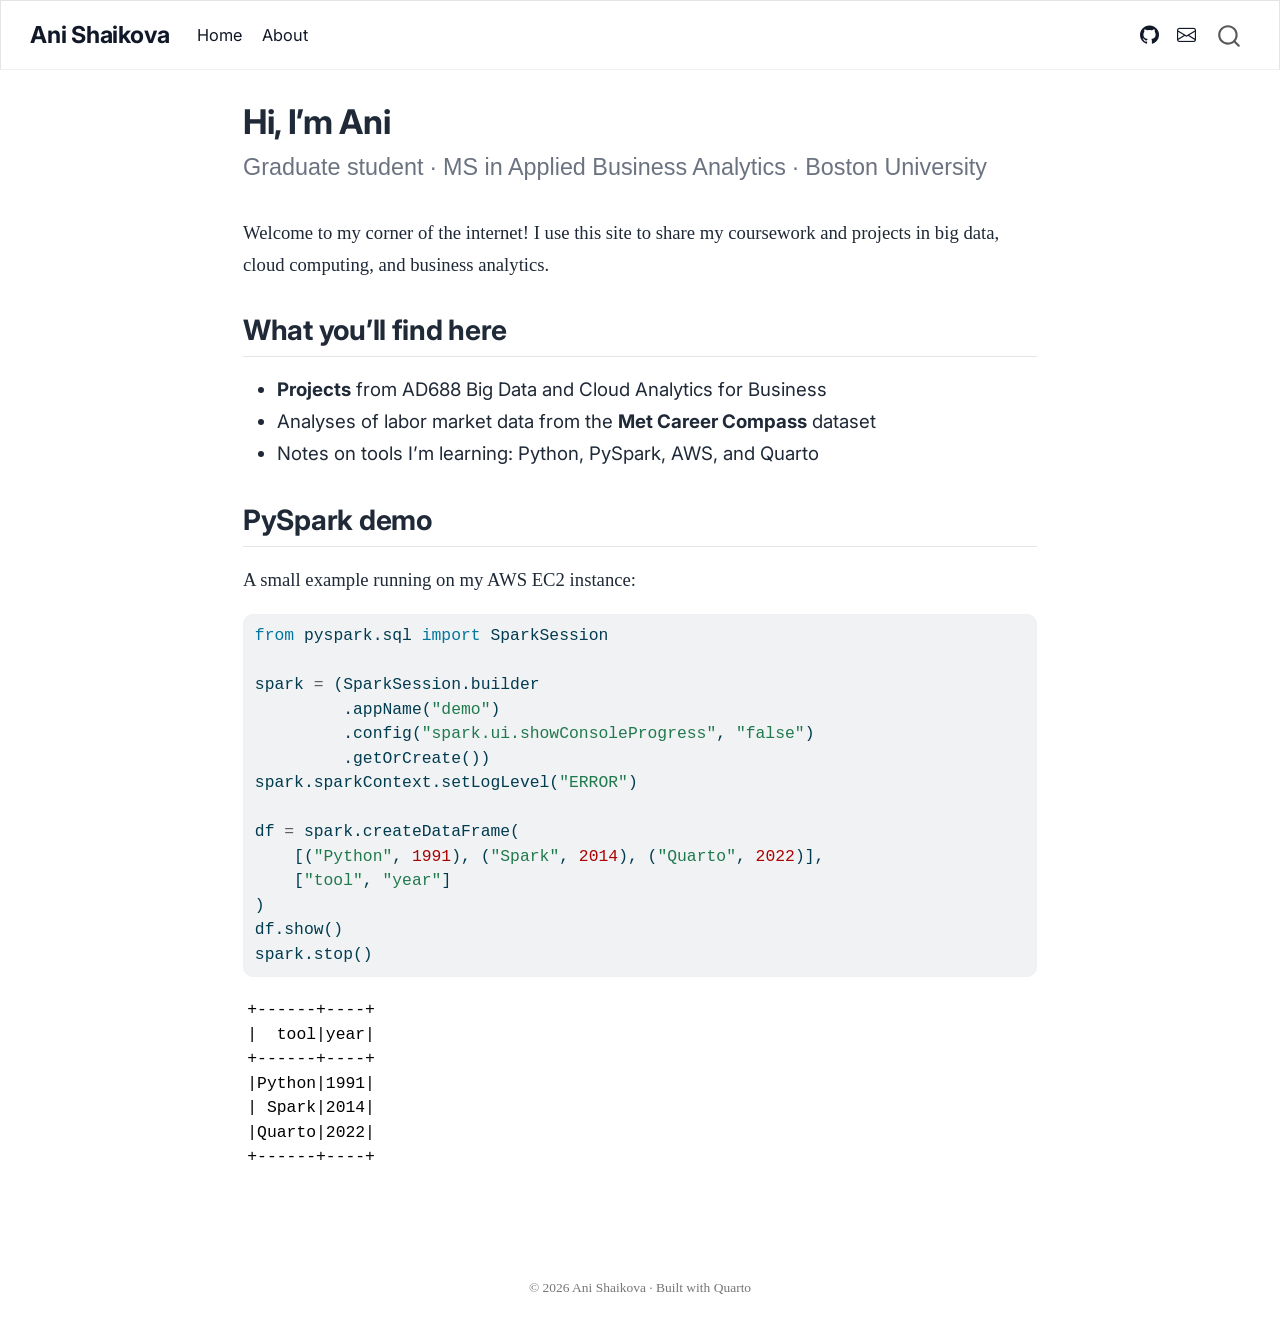
<file: docs/index.html>
<!DOCTYPE html>
<html xmlns="http://www.w3.org/1999/xhtml" lang="en" xml:lang="en"><head>

<meta charset="utf-8">
<meta name="generator" content="quarto-1.10.18">

<meta name="viewport" content="width=device-width, initial-scale=1.0, user-scalable=yes">


<title>Hi, I’m Ani – Ani Shaikova</title>
<style>
/* Default styles provided by pandoc.
** See https://pandoc.org/MANUAL.html#variables-for-html for config info.
*/
span.smallcaps{font-variant: small-caps;}
div.columns{display: flex; gap: 1.5em;}
div.column{flex: auto;}
@media screen {
div.columns{gap: min(4vw, 1.5em);}
div.column{overflow-x: auto;}
}
div.hanging-indent{margin-left: 1.5em; text-indent: -1.5em;}
ul.task-list{list-style: none;}
ul.task-list li input[type="checkbox"] {
  width: 0.8em;
  margin: 0 0.8em 0.2em -1em; /* quarto-specific, see https://github.com/quarto-dev/quarto-cli/issues/4556 */ 
  vertical-align: middle;
}
/* CSS for syntax highlighting */
html { -webkit-text-size-adjust: 100%; }
pre > code.sourceCode { white-space: pre; position: relative; }
pre > code.sourceCode > span { display: inline-block; line-height: 1.25; }
pre > code.sourceCode > span:empty { height: 1.2em; }
.sourceCode { overflow: visible; }
code.sourceCode > span { color: inherit; text-decoration: inherit; }
div.sourceCode { margin: 1em 0; }
pre.sourceCode { margin: 0; }
@media screen {
div.sourceCode { overflow: auto; }
}
@media print {
pre > code.sourceCode { white-space: pre-wrap; }
pre > code.sourceCode > span { text-indent: -5em; padding-left: 5em; }
}
pre.numberSource code
  { counter-reset: source-line 0; }
pre.numberSource code > span
  { position: relative; left: -4em; counter-increment: source-line; }
pre.numberSource code > span > a:first-child::before
  { content: counter(source-line);
    position: relative; left: -1em; text-align: right; vertical-align: baseline;
    border: none; display: inline-block;
    -webkit-touch-callout: none; -webkit-user-select: none;
    -khtml-user-select: none; -moz-user-select: none;
    -ms-user-select: none; user-select: none;
    padding: 0 4px; width: 4em;
  }
pre.numberSource { margin-left: 3em;  padding-left: 4px; }
div.sourceCode
  {   }
@media screen {
pre > code.sourceCode > span > a:first-child::before { text-decoration: underline; }
}
</style>


<script src="site_libs/quarto-nav/quarto-nav.js"></script>
<script src="site_libs/quarto-nav/headroom.min.js"></script>
<script src="site_libs/clipboard/clipboard.min.js"></script>
<script src="site_libs/quarto-search/autocomplete.umd.js"></script>
<script src="site_libs/quarto-search/fuse.min.js"></script>
<script src="site_libs/quarto-search/quarto-search.js"></script>
<meta name="quarto:offset" content="./">
<script src="site_libs/quarto-html/quarto.js" type="module"></script>
<script src="site_libs/quarto-html/tabsets/tabsets.js" type="module"></script>
<script src="site_libs/quarto-html/popper.min.js"></script>
<script src="site_libs/quarto-html/tippy.umd.min.js"></script>
<script src="site_libs/quarto-html/anchor.min.js"></script>
<link href="site_libs/quarto-html/tippy.css" rel="stylesheet">
<link href="site_libs/quarto-html/quarto-syntax-highlighting-64a204ab8560d761af7679ceaba22944.css" rel="stylesheet" id="quarto-text-highlighting-styles">
<script src="site_libs/bootstrap/bootstrap.min.js"></script>
<link href="site_libs/bootstrap/bootstrap-icons.css" rel="stylesheet">
<link href="site_libs/bootstrap/bootstrap-5d379dee67351890b533e2b4da05986f.min.css" rel="stylesheet" append-hash="true" id="quarto-bootstrap" data-mode="light">
<script id="quarto-search-options" type="application/json">{
  "location": "navbar",
  "copy-button": false,
  "collapse-after": 3,
  "panel-placement": "end",
  "type": "overlay",
  "limit": 50,
  "keyboard-shortcut": [
    "f",
    "/",
    "s"
  ],
  "show-item-context": false,
  "language": {
    "search-no-results-text": "No results",
    "search-matching-documents-text": "matching documents",
    "search-copy-link-title": "Copy link to search",
    "search-hide-matches-text": "Hide additional matches",
    "search-more-match-text": "more match in this document",
    "search-more-matches-text": "more matches in this document",
    "search-clear-button-title": "Clear",
    "search-text-placeholder": "",
    "search-detached-cancel-button-title": "Cancel",
    "search-submit-button-title": "Submit",
    "search-label": "Search"
  }
}</script>


<link rel="stylesheet" href="styles.css">
</head>

<body class="nav-fixed fullcontent quarto-light">

<div id="quarto-search-results"></div>
  <header id="quarto-header" class="headroom fixed-top">
    <nav class="navbar navbar-expand-lg " data-bs-theme="dark">
      <div class="navbar-container container-fluid">
      <div class="navbar-brand-container mx-auto">
    <a class="navbar-brand" href="./index.html">
    <span class="navbar-title">Ani Shaikova</span>
    </a>
  </div>
            <div id="quarto-search" class="" title="Search"></div>
          <button class="navbar-toggler" type="button" data-bs-toggle="collapse" data-bs-target="#navbarCollapse" aria-controls="navbarCollapse" role="menu" aria-expanded="false" aria-label="Toggle navigation" onclick="if (window.quartoToggleHeadroom) { window.quartoToggleHeadroom(); }">
  <span class="navbar-toggler-icon"></span>
</button>
          <div class="collapse navbar-collapse" id="navbarCollapse">
            <ul class="navbar-nav navbar-nav-scroll me-auto">
  <li class="nav-item">
    <a class="nav-link active" href="./index.html" aria-current="page"> 
<span class="menu-text">Home</span></a>
  </li>  
  <li class="nav-item">
    <a class="nav-link" href="./about.html"> 
<span class="menu-text">About</span></a>
  </li>  
</ul>
            <ul class="navbar-nav navbar-nav-scroll ms-auto">
  <li class="nav-item compact">
    <a class="nav-link" href="https://github.com/AniShaikova"> <i class="bi bi-github" role="img">
</i> 
<span class="menu-text"></span></a>
  </li>  
  <li class="nav-item compact">
    <a class="nav-link" href="mailto:aniuser@bu.edu"> <i class="bi bi-envelope" role="img">
</i> 
<span class="menu-text"></span></a>
  </li>  
</ul>
          </div> <!-- /navcollapse -->
            <div class="quarto-navbar-tools">
</div>
      </div> <!-- /container-fluid -->
    </nav>
</header>
<!-- content -->
<div id="quarto-content" class="quarto-container page-columns page-rows-contents page-layout-article page-navbar">
<!-- sidebar -->
<!-- margin-sidebar -->
    
<!-- main -->
<main class="content" id="quarto-document-content">

<header id="title-block-header" class="quarto-title-block default">
<div class="quarto-title">
<h1 class="title">Hi, I’m Ani</h1>
<p class="subtitle lead">Graduate student · MS in Applied Business Analytics · Boston University</p>
</div>



<div class="quarto-title-meta">

    
  
    
  </div>
  


</header>


<p>Welcome to my corner of the internet! I use this site to share my coursework and projects in big data, cloud computing, and business analytics.</p>
<section id="what-youll-find-here" class="level2">
<h2 class="anchored" data-anchor-id="what-youll-find-here">What you’ll find here</h2>
<ul>
<li><strong>Projects</strong> from AD688 Big Data and Cloud Analytics for Business</li>
<li>Analyses of labor market data from the <strong>Met Career Compass</strong> dataset</li>
<li>Notes on tools I’m learning: Python, PySpark, AWS, and Quarto</li>
</ul>
</section>
<section id="pyspark-demo" class="level2">
<h2 class="anchored" data-anchor-id="pyspark-demo">PySpark demo</h2>
<p>A small example running on my AWS EC2 instance:</p>
<div id="56d0f798" class="cell" data-execution_count="1">
<div class="code-copy-outer-scaffold"><div class="sourceCode cell-code" id="cb1"><pre class="sourceCode python code-with-copy"><code class="sourceCode python"><span id="cb1-1"><a href="#cb1-1" aria-hidden="true" tabindex="-1"></a><span class="im">from</span> pyspark.sql <span class="im">import</span> SparkSession</span>
<span id="cb1-2"><a href="#cb1-2" aria-hidden="true" tabindex="-1"></a></span>
<span id="cb1-3"><a href="#cb1-3" aria-hidden="true" tabindex="-1"></a>spark <span class="op">=</span> (SparkSession.builder</span>
<span id="cb1-4"><a href="#cb1-4" aria-hidden="true" tabindex="-1"></a>         .appName(<span class="st">"demo"</span>)</span>
<span id="cb1-5"><a href="#cb1-5" aria-hidden="true" tabindex="-1"></a>         .config(<span class="st">"spark.ui.showConsoleProgress"</span>, <span class="st">"false"</span>)</span>
<span id="cb1-6"><a href="#cb1-6" aria-hidden="true" tabindex="-1"></a>         .getOrCreate())</span>
<span id="cb1-7"><a href="#cb1-7" aria-hidden="true" tabindex="-1"></a>spark.sparkContext.setLogLevel(<span class="st">"ERROR"</span>)</span>
<span id="cb1-8"><a href="#cb1-8" aria-hidden="true" tabindex="-1"></a></span>
<span id="cb1-9"><a href="#cb1-9" aria-hidden="true" tabindex="-1"></a>df <span class="op">=</span> spark.createDataFrame(</span>
<span id="cb1-10"><a href="#cb1-10" aria-hidden="true" tabindex="-1"></a>    [(<span class="st">"Python"</span>, <span class="dv">1991</span>), (<span class="st">"Spark"</span>, <span class="dv">2014</span>), (<span class="st">"Quarto"</span>, <span class="dv">2022</span>)],</span>
<span id="cb1-11"><a href="#cb1-11" aria-hidden="true" tabindex="-1"></a>    [<span class="st">"tool"</span>, <span class="st">"year"</span>]</span>
<span id="cb1-12"><a href="#cb1-12" aria-hidden="true" tabindex="-1"></a>)</span>
<span id="cb1-13"><a href="#cb1-13" aria-hidden="true" tabindex="-1"></a>df.show()</span>
<span id="cb1-14"><a href="#cb1-14" aria-hidden="true" tabindex="-1"></a>spark.stop()</span></code></pre></div><button title="Copy to Clipboard" class="code-copy-button"><i class="bi"></i></button></div>
<div class="cell-output cell-output-stdout">
<pre><code>+------+----+
|  tool|year|
+------+----+
|Python|1991|
| Spark|2014|
|Quarto|2022|
+------+----+
</code></pre>
</div>
</div>


</section>

</main> <!-- /main -->
<script id="quarto-html-after-body" type="application/javascript">
  window.document.addEventListener("DOMContentLoaded", function (event) {
    const icon = "";
    const anchorJS = new window.AnchorJS();
    anchorJS.options = {
      placement: 'right',
      icon: icon
    };
    anchorJS.add('.anchored');
    const isCodeAnnotation = (el) => {
      for (const clz of el.classList) {
        if (clz.startsWith('code-annotation-')) {                     
          return true;
        }
      }
      return false;
    }
    const onCopySuccess = function(e) {
      // button target
      const button = e.trigger;
      // don't keep focus
      button.blur();
      // flash "checked"
      button.classList.add('code-copy-button-checked');
      var currentTitle = button.getAttribute("title");
      button.setAttribute("title", "Copied!");
      let tooltip;
      if (window.bootstrap) {
        button.setAttribute("data-bs-toggle", "tooltip");
        button.setAttribute("data-bs-placement", "left");
        button.setAttribute("data-bs-title", "Copied!");
        tooltip = new bootstrap.Tooltip(button, 
          { trigger: "manual", 
            customClass: "code-copy-button-tooltip",
            offset: [0, -8]});
        tooltip.show();    
      }
      setTimeout(function() {
        if (tooltip) {
          tooltip.hide();
          button.removeAttribute("data-bs-title");
          button.removeAttribute("data-bs-toggle");
          button.removeAttribute("data-bs-placement");
        }
        button.setAttribute("title", currentTitle);
        button.classList.remove('code-copy-button-checked');
      }, 1000);
      // clear code selection
      e.clearSelection();
    }
    const getTextToCopy = function(trigger) {
      const outerScaffold = trigger.parentElement.cloneNode(true);
      const codeEl = outerScaffold.querySelector('code');
      for (const childEl of codeEl.children) {
        if (isCodeAnnotation(childEl)) {
          childEl.remove();
        }
      }
      return codeEl.innerText;
    }
    const clipboard = new window.ClipboardJS('.code-copy-button:not([data-in-quarto-modal])', {
      text: getTextToCopy
    });
    clipboard.on('success', onCopySuccess);
    if (window.document.getElementById('quarto-embedded-source-code-modal')) {
      const clipboardModal = new window.ClipboardJS('.code-copy-button[data-in-quarto-modal]', {
        text: getTextToCopy,
        container: window.document.getElementById('quarto-embedded-source-code-modal')
      });
      clipboardModal.on('success', onCopySuccess);
    }
      var localhostRegex = new RegExp(/^(?:http|https):\/\/localhost\:?[0-9]*\//);
      var mailtoRegex = new RegExp(/^mailto:/);
        var filterRegex = new RegExp('/' + window.location.host + '/');
      var isInternal = (href) => {
          return filterRegex.test(href) || localhostRegex.test(href) || mailtoRegex.test(href);
      }
      // Inspect non-navigation links and adorn them if external
     var links = window.document.querySelectorAll('a[href]:not(.nav-link):not(.navbar-brand):not(.toc-action):not(.sidebar-link):not(.sidebar-item-toggle):not(.pagination-link):not(.no-external):not([aria-hidden]):not(.dropdown-item):not(.quarto-navigation-tool):not(.about-link)');
      for (var i=0; i<links.length; i++) {
        const link = links[i];
        if (!isInternal(link.href)) {
          // undo the damage that might have been done by quarto-nav.js in the case of
          // links that we want to consider external
          if (link.dataset.originalHref !== undefined) {
            link.href = link.dataset.originalHref;
          }
        }
      }
    function tippyHover(el, contentFn, onTriggerFn, onUntriggerFn) {
      const config = {
        allowHTML: true,
        maxWidth: 500,
        delay: 100,
        arrow: false,
        appendTo: function(el) {
            return el.parentElement;
        },
        interactive: true,
        interactiveBorder: 10,
        theme: 'quarto',
        placement: 'bottom-start',
      };
      if (contentFn) {
        config.content = contentFn;
      }
      if (onTriggerFn) {
        config.onTrigger = onTriggerFn;
      }
      if (onUntriggerFn) {
        config.onUntrigger = onUntriggerFn;
      }
      window.tippy(el, config); 
    }
    const noterefs = window.document.querySelectorAll('a[role="doc-noteref"]');
    for (var i=0; i<noterefs.length; i++) {
      const ref = noterefs[i];
      tippyHover(ref, function() {
        // use id or data attribute instead here
        let href = ref.getAttribute('data-footnote-href') || ref.getAttribute('href');
        try { href = new URL(href).hash; } catch {}
        const id = href.replace(/^#\/?/, "");
        const note = window.document.getElementById(id);
        if (note) {
          return note.innerHTML;
        } else {
          return "";
        }
      });
    }
    const xrefs = window.document.querySelectorAll('a.quarto-xref');
    const processXRef = (id, note) => {
      // Strip column container classes
      const stripColumnClz = (el) => {
        el.classList.remove("page-full", "page-columns");
        if (el.children) {
          for (const child of el.children) {
            stripColumnClz(child);
          }
        }
      }
      stripColumnClz(note)
      if (id === null || id.startsWith('sec-')) {
        // Special case sections, only their first couple elements
        const container = document.createElement("div");
        if (note.children && note.children.length > 2) {
          container.appendChild(note.children[0].cloneNode(true));
          for (let i = 1; i < note.children.length; i++) {
            const child = note.children[i];
            if (child.tagName === "P" && child.innerText === "") {
              continue;
            } else {
              container.appendChild(child.cloneNode(true));
              break;
            }
          }
          if (window.Quarto?.typesetMath) {
            window.Quarto.typesetMath(container);
          }
          return container.innerHTML
        } else {
          if (window.Quarto?.typesetMath) {
            window.Quarto.typesetMath(note);
          }
          return note.innerHTML;
        }
      } else {
        // Remove any anchor links if they are present
        const anchorLink = note.querySelector('a.anchorjs-link');
        if (anchorLink) {
          anchorLink.remove();
        }
        if (window.Quarto?.typesetMath) {
          window.Quarto.typesetMath(note);
        }
        if (note.classList.contains("callout")) {
          return note.outerHTML;
        } else {
          return note.innerHTML;
        }
      }
    }
    for (var i=0; i<xrefs.length; i++) {
      const xref = xrefs[i];
      tippyHover(xref, undefined, function(instance) {
        instance.disable();
        let url = xref.getAttribute('href');
        let hash = undefined; 
        if (url.startsWith('#')) {
          hash = url;
        } else {
          try { hash = new URL(url).hash; } catch {}
        }
        if (hash) {
          const id = hash.replace(/^#\/?/, "");
          const note = window.document.getElementById(id);
          if (note !== null) {
            try {
              const html = processXRef(id, note.cloneNode(true));
              instance.setContent(html);
            } finally {
              instance.enable();
              instance.show();
            }
          } else {
            // See if we can fetch this
            fetch(url.split('#')[0])
            .then(res => res.text())
            .then(html => {
              const parser = new DOMParser();
              const htmlDoc = parser.parseFromString(html, "text/html");
              const note = htmlDoc.getElementById(id);
              if (note !== null) {
                const html = processXRef(id, note);
                instance.setContent(html);
              } 
            }).finally(() => {
              instance.enable();
              instance.show();
            });
          }
        } else {
          // See if we can fetch a full url (with no hash to target)
          // This is a special case and we should probably do some content thinning / targeting
          fetch(url)
          .then(res => res.text())
          .then(html => {
            const parser = new DOMParser();
            const htmlDoc = parser.parseFromString(html, "text/html");
            const note = htmlDoc.querySelector('main.content');
            if (note !== null) {
              // This should only happen for chapter cross references
              // (since there is no id in the URL)
              // remove the first header
              if (note.children.length > 0 && note.children[0].tagName === "HEADER") {
                note.children[0].remove();
              }
              const html = processXRef(null, note);
              instance.setContent(html);
            } 
          }).finally(() => {
            instance.enable();
            instance.show();
          });
        }
      }, function(instance) {
      });
    }
        let selectedAnnoteEl;
        const selectorForAnnotation = ( cell, annotation) => {
          let cellAttr = 'data-code-cell="' + cell + '"';
          let lineAttr = 'data-code-annotation="' +  annotation + '"';
          const selector = 'span[' + cellAttr + '][' + lineAttr + ']';
          return selector;
        }
        const selectCodeLines = (annoteEl) => {
          const doc = window.document;
          const targetCell = annoteEl.getAttribute("data-target-cell");
          const targetAnnotation = annoteEl.getAttribute("data-target-annotation");
          const annoteSpan = window.document.querySelector(selectorForAnnotation(targetCell, targetAnnotation));
          const lines = annoteSpan.getAttribute("data-code-lines").split(",");
          const lineIds = lines.map((line) => {
            return targetCell + "-" + line;
          })
          let top = null;
          let height = null;
          let parent = null;
          if (lineIds.length > 0) {
              //compute the position of the single el (top and bottom and make a div)
              const el = window.document.getElementById(lineIds[0]);
              top = el.offsetTop;
              height = el.offsetHeight;
              parent = el.parentElement.parentElement;
            if (lineIds.length > 1) {
              const lastEl = window.document.getElementById(lineIds[lineIds.length - 1]);
              const bottom = lastEl.offsetTop + lastEl.offsetHeight;
              height = bottom - top;
            }
            if (top !== null && height !== null && parent !== null) {
              // cook up a div (if necessary) and position it 
              let div = window.document.getElementById("code-annotation-line-highlight");
              if (div === null) {
                div = window.document.createElement("div");
                div.setAttribute("id", "code-annotation-line-highlight");
                div.style.position = 'absolute';
                parent.appendChild(div);
              }
              div.style.top = top - 2 + "px";
              div.style.height = height + 4 + "px";
              div.style.left = 0;
              let gutterDiv = window.document.getElementById("code-annotation-line-highlight-gutter");
              if (gutterDiv === null) {
                gutterDiv = window.document.createElement("div");
                gutterDiv.setAttribute("id", "code-annotation-line-highlight-gutter");
                gutterDiv.style.position = 'absolute';
                const codeCell = window.document.getElementById(targetCell);
                const gutter = codeCell.querySelector('.code-annotation-gutter');
                gutter.appendChild(gutterDiv);
              }
              gutterDiv.style.top = top - 2 + "px";
              gutterDiv.style.height = height + 4 + "px";
            }
            selectedAnnoteEl = annoteEl;
          }
        };
        const unselectCodeLines = () => {
          const elementsIds = ["code-annotation-line-highlight", "code-annotation-line-highlight-gutter"];
          elementsIds.forEach((elId) => {
            const div = window.document.getElementById(elId);
            if (div) {
              div.remove();
            }
          });
          selectedAnnoteEl = undefined;
        };
          // Handle positioning of the toggle
      window.addEventListener(
        "resize",
        throttle(() => {
          elRect = undefined;
          if (selectedAnnoteEl) {
            selectCodeLines(selectedAnnoteEl);
          }
        }, 10)
      );
      function throttle(fn, ms) {
      let throttle = false;
      let timer;
        return (...args) => {
          if(!throttle) { // first call gets through
              fn.apply(this, args);
              throttle = true;
          } else { // all the others get throttled
              if(timer) clearTimeout(timer); // cancel #2
              timer = setTimeout(() => {
                fn.apply(this, args);
                timer = throttle = false;
              }, ms);
          }
        };
      }
        // Attach click handler to the DT
        const annoteDls = window.document.querySelectorAll('dt[data-target-cell]');
        for (const annoteDlNode of annoteDls) {
          annoteDlNode.addEventListener('click', (event) => {
            const clickedEl = event.target;
            if (clickedEl !== selectedAnnoteEl) {
              unselectCodeLines();
              const activeEl = window.document.querySelector('dt[data-target-cell].code-annotation-active');
              if (activeEl) {
                activeEl.classList.remove('code-annotation-active');
              }
              selectCodeLines(clickedEl);
              clickedEl.classList.add('code-annotation-active');
            } else {
              // Unselect the line
              unselectCodeLines();
              clickedEl.classList.remove('code-annotation-active');
            }
          });
        }
    const findCites = (el) => {
      const parentEl = el.parentElement;
      if (parentEl) {
        const cites = parentEl.dataset.cites;
        if (cites) {
          return {
            el,
            cites: cites.split(' ')
          };
        } else {
          return findCites(el.parentElement)
        }
      } else {
        return undefined;
      }
    };
    var bibliorefs = window.document.querySelectorAll('a[role="doc-biblioref"]');
    for (var i=0; i<bibliorefs.length; i++) {
      const ref = bibliorefs[i];
      const citeInfo = findCites(ref);
      if (citeInfo) {
        tippyHover(citeInfo.el, function() {
          var popup = window.document.createElement('div');
          citeInfo.cites.forEach(function(cite) {
            var citeDiv = window.document.createElement('div');
            citeDiv.classList.add('hanging-indent');
            citeDiv.classList.add('csl-entry');
            var biblioDiv = window.document.getElementById('ref-' + cite);
            if (biblioDiv) {
              citeDiv.innerHTML = biblioDiv.innerHTML;
            }
            popup.appendChild(citeDiv);
          });
          return popup.innerHTML;
        });
      }
    }
  });
  </script>
</div> <!-- /content -->
<footer class="footer">
  <div class="nav-footer">
    <div class="nav-footer-left">
      &nbsp;
    </div>   
    <div class="nav-footer-center">
<p>© 2026 Ani Shaikova · Built with Quarto</p>
</div>
    <div class="nav-footer-right">
      &nbsp;
    </div>
  </div>
</footer>




</body></html>
</file>
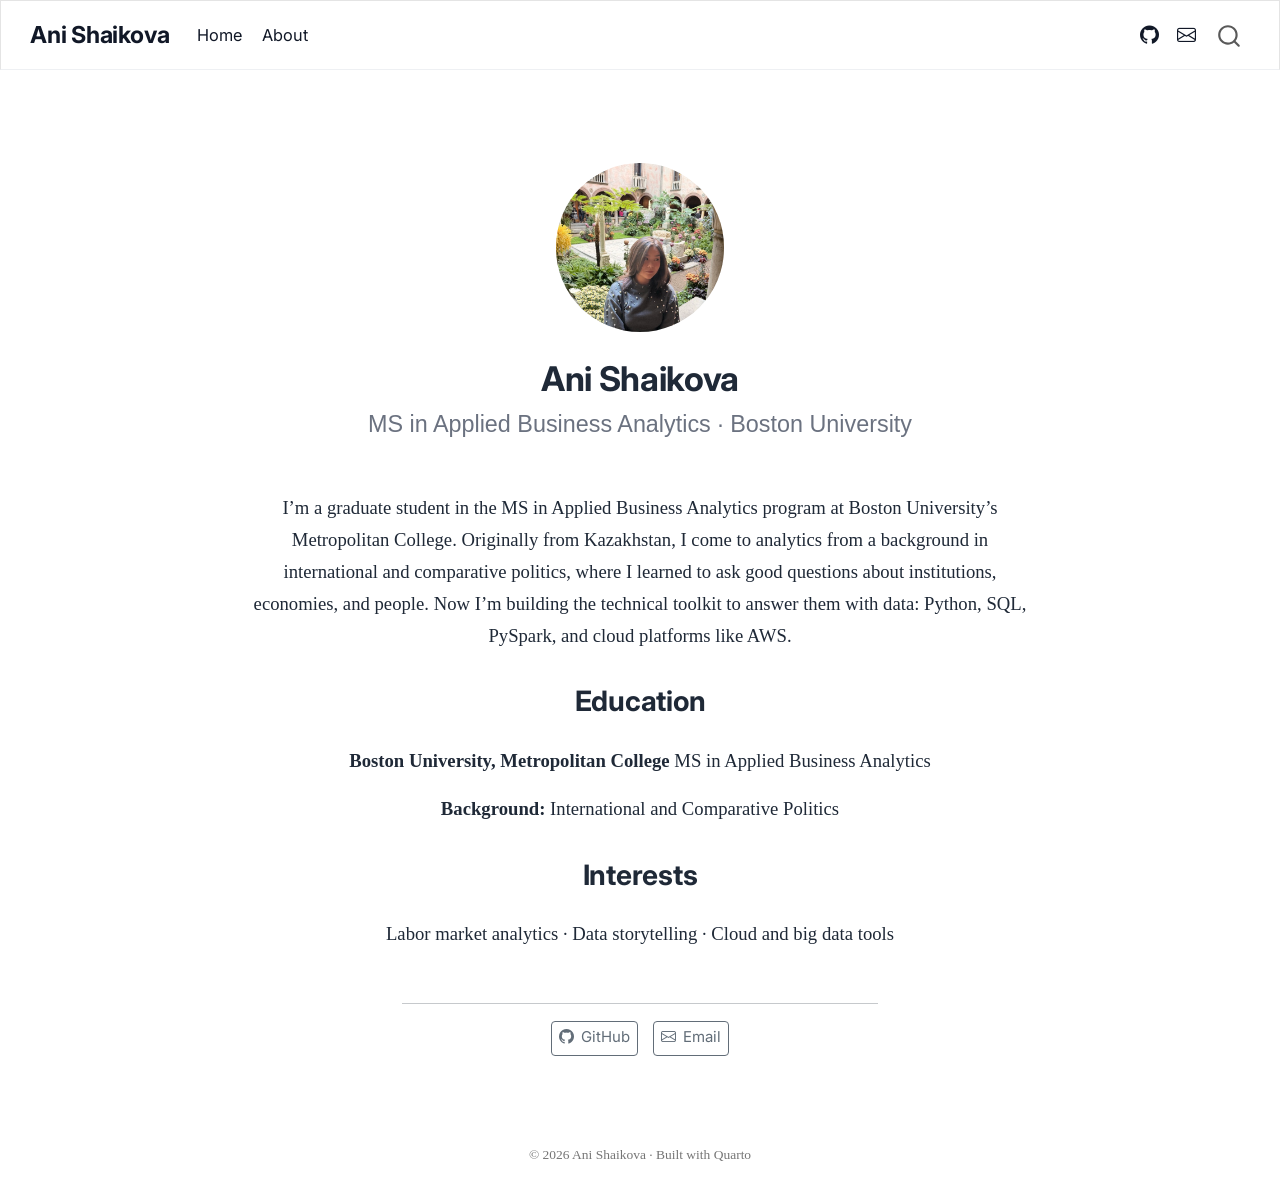
<file: docs/about.html>
<!DOCTYPE html>
<html xmlns="http://www.w3.org/1999/xhtml" lang="en" xml:lang="en"><head>

<meta charset="utf-8">
<meta name="generator" content="quarto-1.10.18">

<meta name="viewport" content="width=device-width, initial-scale=1.0, user-scalable=yes">


<title>Ani Shaikova</title>
<style>
/* Default styles provided by pandoc.
** See https://pandoc.org/MANUAL.html#variables-for-html for config info.
*/
span.smallcaps{font-variant: small-caps;}
div.columns{display: flex; gap: 1.5em;}
div.column{flex: auto;}
@media screen {
div.columns{gap: min(4vw, 1.5em);}
div.column{overflow-x: auto;}
}
div.hanging-indent{margin-left: 1.5em; text-indent: -1.5em;}
ul.task-list{list-style: none;}
ul.task-list li input[type="checkbox"] {
  width: 0.8em;
  margin: 0 0.8em 0.2em -1em; /* quarto-specific, see https://github.com/quarto-dev/quarto-cli/issues/4556 */ 
  vertical-align: middle;
}
</style>


<script src="site_libs/quarto-nav/quarto-nav.js"></script>
<script src="site_libs/quarto-nav/headroom.min.js"></script>
<script src="site_libs/clipboard/clipboard.min.js"></script>
<script src="site_libs/quarto-search/autocomplete.umd.js"></script>
<script src="site_libs/quarto-search/fuse.min.js"></script>
<script src="site_libs/quarto-search/quarto-search.js"></script>
<meta name="quarto:offset" content="./">
<script src="site_libs/quarto-html/quarto.js" type="module"></script>
<script src="site_libs/quarto-html/tabsets/tabsets.js" type="module"></script>
<script src="site_libs/quarto-html/popper.min.js"></script>
<script src="site_libs/quarto-html/tippy.umd.min.js"></script>
<link href="site_libs/quarto-html/tippy.css" rel="stylesheet">
<link href="site_libs/quarto-html/quarto-syntax-highlighting-64a204ab8560d761af7679ceaba22944.css" rel="stylesheet" id="quarto-text-highlighting-styles">
<script src="site_libs/bootstrap/bootstrap.min.js"></script>
<link href="site_libs/bootstrap/bootstrap-icons.css" rel="stylesheet">
<link href="site_libs/bootstrap/bootstrap-5d379dee67351890b533e2b4da05986f.min.css" rel="stylesheet" append-hash="true" id="quarto-bootstrap" data-mode="light">
<script id="quarto-search-options" type="application/json">{
  "location": "navbar",
  "copy-button": false,
  "collapse-after": 3,
  "panel-placement": "end",
  "type": "overlay",
  "limit": 50,
  "keyboard-shortcut": [
    "f",
    "/",
    "s"
  ],
  "show-item-context": false,
  "language": {
    "search-no-results-text": "No results",
    "search-matching-documents-text": "matching documents",
    "search-copy-link-title": "Copy link to search",
    "search-hide-matches-text": "Hide additional matches",
    "search-more-match-text": "more match in this document",
    "search-more-matches-text": "more matches in this document",
    "search-clear-button-title": "Clear",
    "search-text-placeholder": "",
    "search-detached-cancel-button-title": "Cancel",
    "search-submit-button-title": "Submit",
    "search-label": "Search"
  }
}</script>


<link rel="stylesheet" href="styles.css">
</head>

<body class="nav-fixed fullcontent quarto-light">

<div id="quarto-search-results"></div>
  <header id="quarto-header" class="headroom fixed-top">
    <nav class="navbar navbar-expand-lg " data-bs-theme="dark">
      <div class="navbar-container container-fluid">
      <div class="navbar-brand-container mx-auto">
    <a class="navbar-brand" href="./index.html">
    <span class="navbar-title">Ani Shaikova</span>
    </a>
  </div>
            <div id="quarto-search" class="" title="Search"></div>
          <button class="navbar-toggler" type="button" data-bs-toggle="collapse" data-bs-target="#navbarCollapse" aria-controls="navbarCollapse" role="menu" aria-expanded="false" aria-label="Toggle navigation" onclick="if (window.quartoToggleHeadroom) { window.quartoToggleHeadroom(); }">
  <span class="navbar-toggler-icon"></span>
</button>
          <div class="collapse navbar-collapse" id="navbarCollapse">
            <ul class="navbar-nav navbar-nav-scroll me-auto">
  <li class="nav-item">
    <a class="nav-link" href="./index.html"> 
<span class="menu-text">Home</span></a>
  </li>  
  <li class="nav-item">
    <a class="nav-link active" href="./about.html" aria-current="page"> 
<span class="menu-text">About</span></a>
  </li>  
</ul>
            <ul class="navbar-nav navbar-nav-scroll ms-auto">
  <li class="nav-item compact">
    <a class="nav-link" href="https://github.com/AniShaikova"> <i class="bi bi-github" role="img">
</i> 
<span class="menu-text"></span></a>
  </li>  
  <li class="nav-item compact">
    <a class="nav-link" href="mailto:aniuser@bu.edu"> <i class="bi bi-envelope" role="img">
</i> 
<span class="menu-text"></span></a>
  </li>  
</ul>
          </div> <!-- /navcollapse -->
            <div class="quarto-navbar-tools">
</div>
      </div> <!-- /container-fluid -->
    </nav>
</header>
<!-- content -->
<div id="quarto-content" class="quarto-container page-columns page-rows-contents page-layout-article page-navbar">
<!-- sidebar -->
<!-- margin-sidebar -->
    
<!-- main -->
<div class="quarto-about-jolla">
  <img src="profile.jpg" class="about-image
  round " style="height: 9em; width: 9em;">
 <header id="title-block-header" class="quarto-title-block default">
<div class="quarto-title">
<h1 class="title">Ani Shaikova</h1>
<p class="subtitle lead">MS in Applied Business Analytics · Boston University</p>
</div>
<div class="quarto-title-meta">
  </div>
</header><main class="content" id="quarto-document-content">
<p>I’m a graduate student in the MS in Applied Business Analytics program at Boston University’s Metropolitan College. Originally from Kazakhstan, I come to analytics from a background in international and comparative politics, where I learned to ask good questions about institutions, economies, and people. Now I’m building the technical toolkit to answer them with data: Python, SQL, PySpark, and cloud platforms like AWS.</p>
<section id="education" class="level2">
<h2 data-anchor-id="education">Education</h2>
<p><strong>Boston University, Metropolitan College</strong> MS in Applied Business Analytics</p>
<p><strong>Background:</strong> International and Comparative Politics</p>
</section>
<section id="interests" class="level2">
<h2 data-anchor-id="interests">Interests</h2>
<p>Labor market analytics · Data storytelling · Cloud and big data tools</p>


</section>
</main> 
  <hr class="about-sep">
   <div class="about-links">
  <a href="https://github.com/AniShaikova" class="about-link" rel="" target="">
    <i class="bi bi-github"></i>
     <span class="about-link-text">GitHub</span>
  </a>
  <a href="mailto:aniuser@bu.edu" class="about-link" rel="" target="">
    <i class="bi bi-envelope"></i>
     <span class="about-link-text">Email</span>
  </a>
</div>
</div>
 <!-- /main -->
<script id="quarto-html-after-body" type="application/javascript">
  window.document.addEventListener("DOMContentLoaded", function (event) {
    const isCodeAnnotation = (el) => {
      for (const clz of el.classList) {
        if (clz.startsWith('code-annotation-')) {                     
          return true;
        }
      }
      return false;
    }
    const onCopySuccess = function(e) {
      // button target
      const button = e.trigger;
      // don't keep focus
      button.blur();
      // flash "checked"
      button.classList.add('code-copy-button-checked');
      var currentTitle = button.getAttribute("title");
      button.setAttribute("title", "Copied!");
      let tooltip;
      if (window.bootstrap) {
        button.setAttribute("data-bs-toggle", "tooltip");
        button.setAttribute("data-bs-placement", "left");
        button.setAttribute("data-bs-title", "Copied!");
        tooltip = new bootstrap.Tooltip(button, 
          { trigger: "manual", 
            customClass: "code-copy-button-tooltip",
            offset: [0, -8]});
        tooltip.show();    
      }
      setTimeout(function() {
        if (tooltip) {
          tooltip.hide();
          button.removeAttribute("data-bs-title");
          button.removeAttribute("data-bs-toggle");
          button.removeAttribute("data-bs-placement");
        }
        button.setAttribute("title", currentTitle);
        button.classList.remove('code-copy-button-checked');
      }, 1000);
      // clear code selection
      e.clearSelection();
    }
    const getTextToCopy = function(trigger) {
      const outerScaffold = trigger.parentElement.cloneNode(true);
      const codeEl = outerScaffold.querySelector('code');
      for (const childEl of codeEl.children) {
        if (isCodeAnnotation(childEl)) {
          childEl.remove();
        }
      }
      return codeEl.innerText;
    }
    const clipboard = new window.ClipboardJS('.code-copy-button:not([data-in-quarto-modal])', {
      text: getTextToCopy
    });
    clipboard.on('success', onCopySuccess);
    if (window.document.getElementById('quarto-embedded-source-code-modal')) {
      const clipboardModal = new window.ClipboardJS('.code-copy-button[data-in-quarto-modal]', {
        text: getTextToCopy,
        container: window.document.getElementById('quarto-embedded-source-code-modal')
      });
      clipboardModal.on('success', onCopySuccess);
    }
      var localhostRegex = new RegExp(/^(?:http|https):\/\/localhost\:?[0-9]*\//);
      var mailtoRegex = new RegExp(/^mailto:/);
        var filterRegex = new RegExp('/' + window.location.host + '/');
      var isInternal = (href) => {
          return filterRegex.test(href) || localhostRegex.test(href) || mailtoRegex.test(href);
      }
      // Inspect non-navigation links and adorn them if external
     var links = window.document.querySelectorAll('a[href]:not(.nav-link):not(.navbar-brand):not(.toc-action):not(.sidebar-link):not(.sidebar-item-toggle):not(.pagination-link):not(.no-external):not([aria-hidden]):not(.dropdown-item):not(.quarto-navigation-tool):not(.about-link)');
      for (var i=0; i<links.length; i++) {
        const link = links[i];
        if (!isInternal(link.href)) {
          // undo the damage that might have been done by quarto-nav.js in the case of
          // links that we want to consider external
          if (link.dataset.originalHref !== undefined) {
            link.href = link.dataset.originalHref;
          }
        }
      }
    function tippyHover(el, contentFn, onTriggerFn, onUntriggerFn) {
      const config = {
        allowHTML: true,
        maxWidth: 500,
        delay: 100,
        arrow: false,
        appendTo: function(el) {
            return el.parentElement;
        },
        interactive: true,
        interactiveBorder: 10,
        theme: 'quarto',
        placement: 'bottom-start',
      };
      if (contentFn) {
        config.content = contentFn;
      }
      if (onTriggerFn) {
        config.onTrigger = onTriggerFn;
      }
      if (onUntriggerFn) {
        config.onUntrigger = onUntriggerFn;
      }
      window.tippy(el, config); 
    }
    const noterefs = window.document.querySelectorAll('a[role="doc-noteref"]');
    for (var i=0; i<noterefs.length; i++) {
      const ref = noterefs[i];
      tippyHover(ref, function() {
        // use id or data attribute instead here
        let href = ref.getAttribute('data-footnote-href') || ref.getAttribute('href');
        try { href = new URL(href).hash; } catch {}
        const id = href.replace(/^#\/?/, "");
        const note = window.document.getElementById(id);
        if (note) {
          return note.innerHTML;
        } else {
          return "";
        }
      });
    }
    const xrefs = window.document.querySelectorAll('a.quarto-xref');
    const processXRef = (id, note) => {
      // Strip column container classes
      const stripColumnClz = (el) => {
        el.classList.remove("page-full", "page-columns");
        if (el.children) {
          for (const child of el.children) {
            stripColumnClz(child);
          }
        }
      }
      stripColumnClz(note)
      if (id === null || id.startsWith('sec-')) {
        // Special case sections, only their first couple elements
        const container = document.createElement("div");
        if (note.children && note.children.length > 2) {
          container.appendChild(note.children[0].cloneNode(true));
          for (let i = 1; i < note.children.length; i++) {
            const child = note.children[i];
            if (child.tagName === "P" && child.innerText === "") {
              continue;
            } else {
              container.appendChild(child.cloneNode(true));
              break;
            }
          }
          if (window.Quarto?.typesetMath) {
            window.Quarto.typesetMath(container);
          }
          return container.innerHTML
        } else {
          if (window.Quarto?.typesetMath) {
            window.Quarto.typesetMath(note);
          }
          return note.innerHTML;
        }
      } else {
        // Remove any anchor links if they are present
        const anchorLink = note.querySelector('a.anchorjs-link');
        if (anchorLink) {
          anchorLink.remove();
        }
        if (window.Quarto?.typesetMath) {
          window.Quarto.typesetMath(note);
        }
        if (note.classList.contains("callout")) {
          return note.outerHTML;
        } else {
          return note.innerHTML;
        }
      }
    }
    for (var i=0; i<xrefs.length; i++) {
      const xref = xrefs[i];
      tippyHover(xref, undefined, function(instance) {
        instance.disable();
        let url = xref.getAttribute('href');
        let hash = undefined; 
        if (url.startsWith('#')) {
          hash = url;
        } else {
          try { hash = new URL(url).hash; } catch {}
        }
        if (hash) {
          const id = hash.replace(/^#\/?/, "");
          const note = window.document.getElementById(id);
          if (note !== null) {
            try {
              const html = processXRef(id, note.cloneNode(true));
              instance.setContent(html);
            } finally {
              instance.enable();
              instance.show();
            }
          } else {
            // See if we can fetch this
            fetch(url.split('#')[0])
            .then(res => res.text())
            .then(html => {
              const parser = new DOMParser();
              const htmlDoc = parser.parseFromString(html, "text/html");
              const note = htmlDoc.getElementById(id);
              if (note !== null) {
                const html = processXRef(id, note);
                instance.setContent(html);
              } 
            }).finally(() => {
              instance.enable();
              instance.show();
            });
          }
        } else {
          // See if we can fetch a full url (with no hash to target)
          // This is a special case and we should probably do some content thinning / targeting
          fetch(url)
          .then(res => res.text())
          .then(html => {
            const parser = new DOMParser();
            const htmlDoc = parser.parseFromString(html, "text/html");
            const note = htmlDoc.querySelector('main.content');
            if (note !== null) {
              // This should only happen for chapter cross references
              // (since there is no id in the URL)
              // remove the first header
              if (note.children.length > 0 && note.children[0].tagName === "HEADER") {
                note.children[0].remove();
              }
              const html = processXRef(null, note);
              instance.setContent(html);
            } 
          }).finally(() => {
            instance.enable();
            instance.show();
          });
        }
      }, function(instance) {
      });
    }
        let selectedAnnoteEl;
        const selectorForAnnotation = ( cell, annotation) => {
          let cellAttr = 'data-code-cell="' + cell + '"';
          let lineAttr = 'data-code-annotation="' +  annotation + '"';
          const selector = 'span[' + cellAttr + '][' + lineAttr + ']';
          return selector;
        }
        const selectCodeLines = (annoteEl) => {
          const doc = window.document;
          const targetCell = annoteEl.getAttribute("data-target-cell");
          const targetAnnotation = annoteEl.getAttribute("data-target-annotation");
          const annoteSpan = window.document.querySelector(selectorForAnnotation(targetCell, targetAnnotation));
          const lines = annoteSpan.getAttribute("data-code-lines").split(",");
          const lineIds = lines.map((line) => {
            return targetCell + "-" + line;
          })
          let top = null;
          let height = null;
          let parent = null;
          if (lineIds.length > 0) {
              //compute the position of the single el (top and bottom and make a div)
              const el = window.document.getElementById(lineIds[0]);
              top = el.offsetTop;
              height = el.offsetHeight;
              parent = el.parentElement.parentElement;
            if (lineIds.length > 1) {
              const lastEl = window.document.getElementById(lineIds[lineIds.length - 1]);
              const bottom = lastEl.offsetTop + lastEl.offsetHeight;
              height = bottom - top;
            }
            if (top !== null && height !== null && parent !== null) {
              // cook up a div (if necessary) and position it 
              let div = window.document.getElementById("code-annotation-line-highlight");
              if (div === null) {
                div = window.document.createElement("div");
                div.setAttribute("id", "code-annotation-line-highlight");
                div.style.position = 'absolute';
                parent.appendChild(div);
              }
              div.style.top = top - 2 + "px";
              div.style.height = height + 4 + "px";
              div.style.left = 0;
              let gutterDiv = window.document.getElementById("code-annotation-line-highlight-gutter");
              if (gutterDiv === null) {
                gutterDiv = window.document.createElement("div");
                gutterDiv.setAttribute("id", "code-annotation-line-highlight-gutter");
                gutterDiv.style.position = 'absolute';
                const codeCell = window.document.getElementById(targetCell);
                const gutter = codeCell.querySelector('.code-annotation-gutter');
                gutter.appendChild(gutterDiv);
              }
              gutterDiv.style.top = top - 2 + "px";
              gutterDiv.style.height = height + 4 + "px";
            }
            selectedAnnoteEl = annoteEl;
          }
        };
        const unselectCodeLines = () => {
          const elementsIds = ["code-annotation-line-highlight", "code-annotation-line-highlight-gutter"];
          elementsIds.forEach((elId) => {
            const div = window.document.getElementById(elId);
            if (div) {
              div.remove();
            }
          });
          selectedAnnoteEl = undefined;
        };
          // Handle positioning of the toggle
      window.addEventListener(
        "resize",
        throttle(() => {
          elRect = undefined;
          if (selectedAnnoteEl) {
            selectCodeLines(selectedAnnoteEl);
          }
        }, 10)
      );
      function throttle(fn, ms) {
      let throttle = false;
      let timer;
        return (...args) => {
          if(!throttle) { // first call gets through
              fn.apply(this, args);
              throttle = true;
          } else { // all the others get throttled
              if(timer) clearTimeout(timer); // cancel #2
              timer = setTimeout(() => {
                fn.apply(this, args);
                timer = throttle = false;
              }, ms);
          }
        };
      }
        // Attach click handler to the DT
        const annoteDls = window.document.querySelectorAll('dt[data-target-cell]');
        for (const annoteDlNode of annoteDls) {
          annoteDlNode.addEventListener('click', (event) => {
            const clickedEl = event.target;
            if (clickedEl !== selectedAnnoteEl) {
              unselectCodeLines();
              const activeEl = window.document.querySelector('dt[data-target-cell].code-annotation-active');
              if (activeEl) {
                activeEl.classList.remove('code-annotation-active');
              }
              selectCodeLines(clickedEl);
              clickedEl.classList.add('code-annotation-active');
            } else {
              // Unselect the line
              unselectCodeLines();
              clickedEl.classList.remove('code-annotation-active');
            }
          });
        }
    const findCites = (el) => {
      const parentEl = el.parentElement;
      if (parentEl) {
        const cites = parentEl.dataset.cites;
        if (cites) {
          return {
            el,
            cites: cites.split(' ')
          };
        } else {
          return findCites(el.parentElement)
        }
      } else {
        return undefined;
      }
    };
    var bibliorefs = window.document.querySelectorAll('a[role="doc-biblioref"]');
    for (var i=0; i<bibliorefs.length; i++) {
      const ref = bibliorefs[i];
      const citeInfo = findCites(ref);
      if (citeInfo) {
        tippyHover(citeInfo.el, function() {
          var popup = window.document.createElement('div');
          citeInfo.cites.forEach(function(cite) {
            var citeDiv = window.document.createElement('div');
            citeDiv.classList.add('hanging-indent');
            citeDiv.classList.add('csl-entry');
            var biblioDiv = window.document.getElementById('ref-' + cite);
            if (biblioDiv) {
              citeDiv.innerHTML = biblioDiv.innerHTML;
            }
            popup.appendChild(citeDiv);
          });
          return popup.innerHTML;
        });
      }
    }
  });
  </script>
</div> <!-- /content -->
<footer class="footer">
  <div class="nav-footer">
    <div class="nav-footer-left">
      &nbsp;
    </div>   
    <div class="nav-footer-center">
<p>© 2026 Ani Shaikova · Built with Quarto</p>
</div>
    <div class="nav-footer-right">
      &nbsp;
    </div>
  </div>
</footer>




</body></html>
</file>
<file: docs/site_libs/quarto-html/tippy.css>
.tippy-box[data-animation=fade][data-state=hidden]{opacity:0}[data-tippy-root]{max-width:calc(100vw - 10px)}.tippy-box{position:relative;background-color:#333;color:#fff;border-radius:4px;font-size:14px;line-height:1.4;white-space:normal;outline:0;transition-property:transform,visibility,opacity}.tippy-box[data-placement^=top]>.tippy-arrow{bottom:0}.tippy-box[data-placement^=top]>.tippy-arrow:before{bottom:-7px;left:0;border-width:8px 8px 0;border-top-color:initial;transform-origin:center top}.tippy-box[data-placement^=bottom]>.tippy-arrow{top:0}.tippy-box[data-placement^=bottom]>.tippy-arrow:before{top:-7px;left:0;border-width:0 8px 8px;border-bottom-color:initial;transform-origin:center bottom}.tippy-box[data-placement^=left]>.tippy-arrow{right:0}.tippy-box[data-placement^=left]>.tippy-arrow:before{border-width:8px 0 8px 8px;border-left-color:initial;right:-7px;transform-origin:center left}.tippy-box[data-placement^=right]>.tippy-arrow{left:0}.tippy-box[data-placement^=right]>.tippy-arrow:before{left:-7px;border-width:8px 8px 8px 0;border-right-color:initial;transform-origin:center right}.tippy-box[data-inertia][data-state=visible]{transition-timing-function:cubic-bezier(.54,1.5,.38,1.11)}.tippy-arrow{width:16px;height:16px;color:#333}.tippy-arrow:before{content:"";position:absolute;border-color:transparent;border-style:solid}.tippy-content{position:relative;padding:5px 9px;z-index:1}
</file>
<file: docs/site_libs/quarto-html/quarto-syntax-highlighting-64a204ab8560d761af7679ceaba22944.css>
/* quarto syntax highlight colors */
:root {
  --quarto-hl-ot-color: #003B4F;
  --quarto-hl-at-color: #657422;
  --quarto-hl-ss-color: #20794D;
  --quarto-hl-an-color: #5E5E5E;
  --quarto-hl-fu-color: #4758AB;
  --quarto-hl-st-color: #20794D;
  --quarto-hl-cf-color: #003B4F;
  --quarto-hl-op-color: #5E5E5E;
  --quarto-hl-er-color: #AD0000;
  --quarto-hl-bn-color: #AD0000;
  --quarto-hl-al-color: #AD0000;
  --quarto-hl-va-color: #111111;
  --quarto-hl-bu-color: inherit;
  --quarto-hl-ex-color: inherit;
  --quarto-hl-pp-color: #AD0000;
  --quarto-hl-in-color: #5E5E5E;
  --quarto-hl-vs-color: #20794D;
  --quarto-hl-wa-color: #5E5E5E;
  --quarto-hl-do-color: #5E5E5E;
  --quarto-hl-im-color: #00769E;
  --quarto-hl-ch-color: #20794D;
  --quarto-hl-dt-color: #AD0000;
  --quarto-hl-fl-color: #AD0000;
  --quarto-hl-co-color: #5E5E5E;
  --quarto-hl-cv-color: #5E5E5E;
  --quarto-hl-cn-color: #8f5902;
  --quarto-hl-sc-color: #5E5E5E;
  --quarto-hl-dv-color: #AD0000;
  --quarto-hl-kw-color: #003B4F;
}

/* other quarto variables */
:root {
  --quarto-font-monospace: SFMono-Regular, Menlo, Monaco, Consolas, "Liberation Mono", "Courier New", monospace;
}

/* syntax highlight based on Pandoc's rules */
pre > code.sourceCode > span {
  color: #003B4F;
}

code.sourceCode > span {
  color: #003B4F;
}

div.sourceCode,
div.sourceCode pre.sourceCode {
  color: #003B4F;
}

/* Normal */
code span {
  color: #003B4F;
}

/* Alert */
code span.al {
  color: #AD0000;
  font-style: inherit;
}

/* Annotation */
code span.an {
  color: #5E5E5E;
  font-style: inherit;
}

/* Attribute */
code span.at {
  color: #657422;
  font-style: inherit;
}

/* BaseN */
code span.bn {
  color: #AD0000;
  font-style: inherit;
}

/* BuiltIn */
code span.bu {
  font-style: inherit;
}

/* ControlFlow */
code span.cf {
  color: #003B4F;
  font-weight: bold;
  font-style: inherit;
}

/* Char */
code span.ch {
  color: #20794D;
  font-style: inherit;
}

/* Constant */
code span.cn {
  color: #8f5902;
  font-style: inherit;
}

/* Comment */
code span.co {
  color: #5E5E5E;
  font-style: inherit;
}

/* CommentVar */
code span.cv {
  color: #5E5E5E;
  font-style: italic;
}

/* Documentation */
code span.do {
  color: #5E5E5E;
  font-style: italic;
}

/* DataType */
code span.dt {
  color: #AD0000;
  font-style: inherit;
}

/* DecVal */
code span.dv {
  color: #AD0000;
  font-style: inherit;
}

/* Error */
code span.er {
  color: #AD0000;
  font-style: inherit;
}

/* Extension */
code span.ex {
  font-style: inherit;
}

/* Float */
code span.fl {
  color: #AD0000;
  font-style: inherit;
}

/* Function */
code span.fu {
  color: #4758AB;
  font-style: inherit;
}

/* Import */
code span.im {
  color: #00769E;
  font-style: inherit;
}

/* Information */
code span.in {
  color: #5E5E5E;
  font-style: inherit;
}

/* Keyword */
code span.kw {
  color: #003B4F;
  font-weight: bold;
  font-style: inherit;
}

/* Operator */
code span.op {
  color: #5E5E5E;
  font-style: inherit;
}

/* Other */
code span.ot {
  color: #003B4F;
  font-style: inherit;
}

/* Preprocessor */
code span.pp {
  color: #AD0000;
  font-style: inherit;
}

/* SpecialChar */
code span.sc {
  color: #5E5E5E;
  font-style: inherit;
}

/* SpecialString */
code span.ss {
  color: #20794D;
  font-style: inherit;
}

/* String */
code span.st {
  color: #20794D;
  font-style: inherit;
}

/* Variable */
code span.va {
  color: #111111;
  font-style: inherit;
}

/* VerbatimString */
code span.vs {
  color: #20794D;
  font-style: inherit;
}

/* Warning */
code span.wa {
  color: #5E5E5E;
  font-style: italic;
}

.prevent-inlining {
  content: "</";
}

/*# sourceMappingURL=9d8d5bb603a83b8298b89080a598c93b.css.map */
</file>
<file: docs/styles.css>
@import url('https://fonts.googleapis.com/css2?family=Inter:wght@400;500;600;700&display=swap');

body {
  font-family: 'Inter', sans-serif;
  color: #1f2937;
  line-height: 1.7;
}
h1, h2, h3, .navbar-brand {
  font-family: 'Inter', sans-serif;
  font-weight: 700;
  letter-spacing: -0.01em;
}
.navbar {
  background-color: #ffffff !important;
  border-bottom: 1px solid #eef0f3;
}
.navbar .nav-link, .navbar-brand { color: #111827 !important; }
a { color: #2563eb; text-decoration: none; }
a:hover { text-decoration: underline; }
.subtitle { color: #6b7280; font-weight: 400; }
div.sourceCode { border-radius: 10px; border: 1px solid #eef0f3; }
</file>
